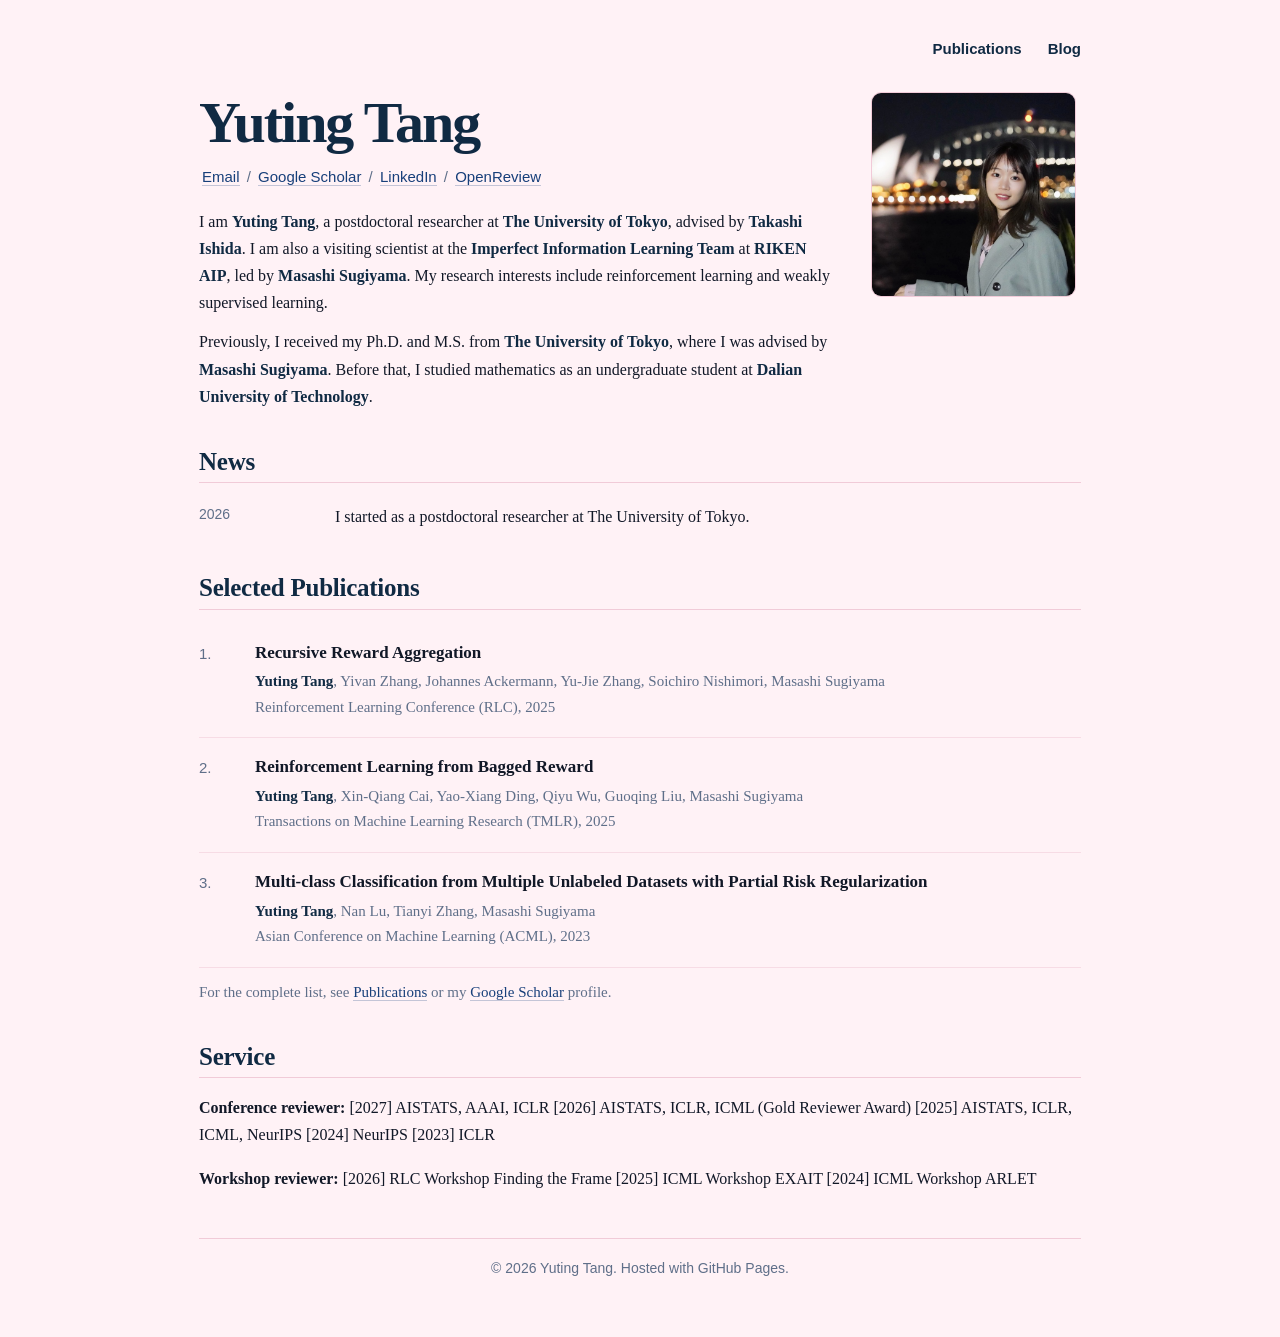
<file: index.html>
<!doctype html>
<html lang="en">
<head>
  <meta charset="utf-8" />
  <meta name="viewport" content="width=device-width, initial-scale=1" />
  <meta name="description" content="Personal homepage of Yuting Tang, Postdoctoral Researcher at The University of Tokyo." />
  <title>Yuting Tang</title>
  <link rel="stylesheet" href="style.css" />
</head>
<body>
  <main class="page">
    <nav class="topnav" aria-label="Main navigation">
      <a href="publications.html">Publications</a>
      <a href="blog.html">Blog</a>
    </nav>

    <header id="about" class="intro">
      <div>
        <h1>Yuting Tang</h1>
        <p class="links">
          <a href="mailto:tang@ms.k.u-tokyo.ac.jp">Email</a> /
          <a href="https://scholar.google.com/citations?user=rA8V8zEAAAAJ&hl=en" target="_blank" rel="noopener">Google Scholar</a> /
          <a href="https://jp.linkedin.com/in/yuting-tang-8756941a8" target="_blank" rel="noopener">LinkedIn</a> /
          <a href="https://openreview.net/profile?id=~Yuting_Tang1" target="_blank" rel="noopener">OpenReview</a>
        </p>
        <p class="bio">
          I am <strong>Yuting Tang</strong>, a postdoctoral researcher at <strong>The University of Tokyo</strong>, advised by <strong>Takashi Ishida</strong>. I am also a visiting scientist at the <strong>Imperfect Information Learning Team</strong> at <strong>RIKEN AIP</strong>, led by <strong>Masashi Sugiyama</strong>. My research interests include reinforcement learning and weakly supervised learning.
        </p>
        <p class="bio">
          Previously, I received my Ph.D. and M.S. from <strong>The University of Tokyo</strong>, where I was advised by <strong>Masashi Sugiyama</strong>. Before that, I studied mathematics as an undergraduate student at <strong>Dalian University of Technology</strong>.
        </p>
      </div>

      <img class="portrait" src="me.JPG" alt="Yuting Tang" />
    </header>

    <section id="news">
      <h2>News</h2>
      <ul class="news-list">
        <li>
          <span class="date">2026</span>
          <span>I started as a postdoctoral researcher at The University of Tokyo.</span>
        </li>
      </ul>
    </section>

    <section id="selected-publications">
      <h2>Selected Publications</h2>

      <article class="publication">
        <div class="pub-index">1.</div>
        <div>
          <p class="pub-title">Recursive Reward Aggregation</p>
          <p class="authors"><strong>Yuting Tang</strong>, Yivan Zhang, Johannes Ackermann, Yu-Jie Zhang, Soichiro Nishimori, Masashi Sugiyama</p>
          <p class="pub-meta">Reinforcement Learning Conference (RLC), 2025</p>
        </div>
      </article>

      <article class="publication">
        <div class="pub-index">2.</div>
        <div>
          <p class="pub-title">Reinforcement Learning from Bagged Reward</p>
          <p class="authors"><strong>Yuting Tang</strong>, Xin-Qiang Cai, Yao-Xiang Ding, Qiyu Wu, Guoqing Liu, Masashi Sugiyama</p>
          <p class="pub-meta">Transactions on Machine Learning Research (TMLR), 2025</p>
        </div>
      </article>

      <article class="publication">
        <div class="pub-index">3.</div>
        <div>
          <p class="pub-title">Multi-class Classification from Multiple Unlabeled Datasets with Partial Risk Regularization</p>
          <p class="authors"><strong>Yuting Tang</strong>, Nan Lu, Tianyi Zhang, Masashi Sugiyama</p>
          <p class="pub-meta">Asian Conference on Machine Learning (ACML), 2023</p>
        </div>
      </article>

      <p class="note">
        For the complete list, see <a href="publications.html">Publications</a> or my
        <a href="https://scholar.google.com/citations?user=rA8V8zEAAAAJ&hl=en" target="_blank" rel="noopener">Google Scholar</a> profile.
      </p>
    </section>

    <section id="service">
      <h2>Service</h2>
      <div class="service-items">
        <p>
          <strong>Conference reviewer:</strong>
          <span class="year">[2027]</span> AISTATS, AAAI, ICLR
          <span class="year">[2026]</span> AISTATS, ICLR, ICML (Gold Reviewer Award)
          <span class="year">[2025]</span> AISTATS, ICLR, ICML, NeurIPS
          <span class="year">[2024]</span> NeurIPS
          <span class="year">[2023]</span> ICLR
        </p>
        <p>
          <strong>Workshop reviewer:</strong>
          <span class="year">[2026]</span> RLC Workshop Finding the Frame
          <span class="year">[2025]</span> ICML Workshop EXAIT
          <span class="year">[2024]</span> ICML Workshop ARLET
        </p>
      </div>
    </section>

    <footer class="footer">
      © 2026 Yuting Tang. Hosted with GitHub Pages.
    </footer>
  </main>
</body>
</html>
</file>
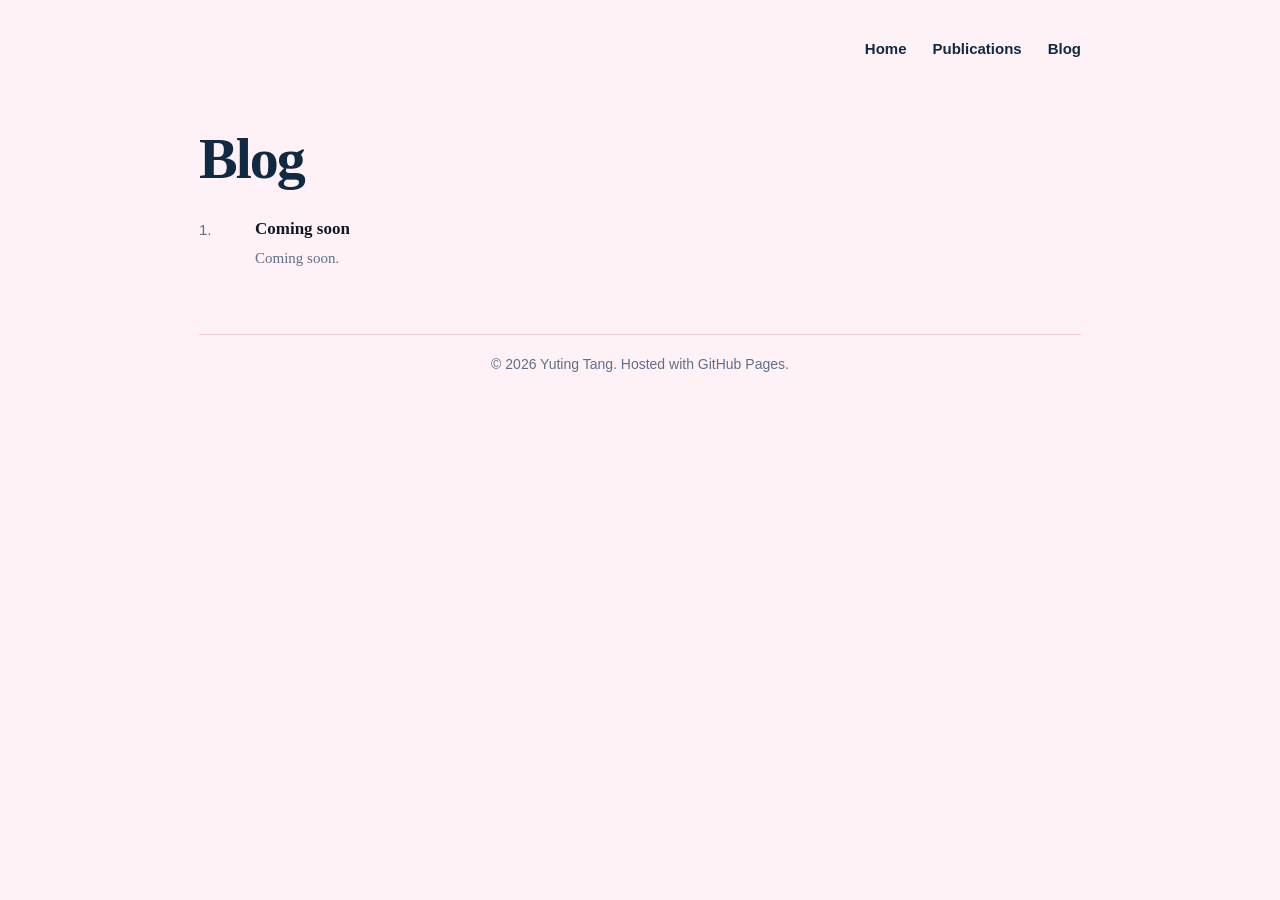
<file: blog.html>
<!doctype html>
<html lang="en">
<head>
  <meta charset="utf-8" />
  <meta name="viewport" content="width=device-width, initial-scale=1" />
  <title>Blog | Yuting Tang</title>
  <link rel="stylesheet" href="style.css" />
</head>
<body>
  <main class="page">
    <nav class="topnav" aria-label="Main navigation">
      <a href="index.html">Home</a>
      <a href="publications.html">Publications</a>
      <a href="blog.html">Blog</a>
    </nav>

    <section>
      <h1>Blog</h1>

      <article class="publication">
        <div class="pub-index">1.</div>
        <div>
          <p class="pub-title">Coming soon</p>
          <p class="pub-meta">Coming soon.</p>
        </div>
      </article>
    </section>

    <footer class="footer">
      © 2026 Yuting Tang. Hosted with GitHub Pages.
    </footer>
  </main>
</body>
</html>
</file>
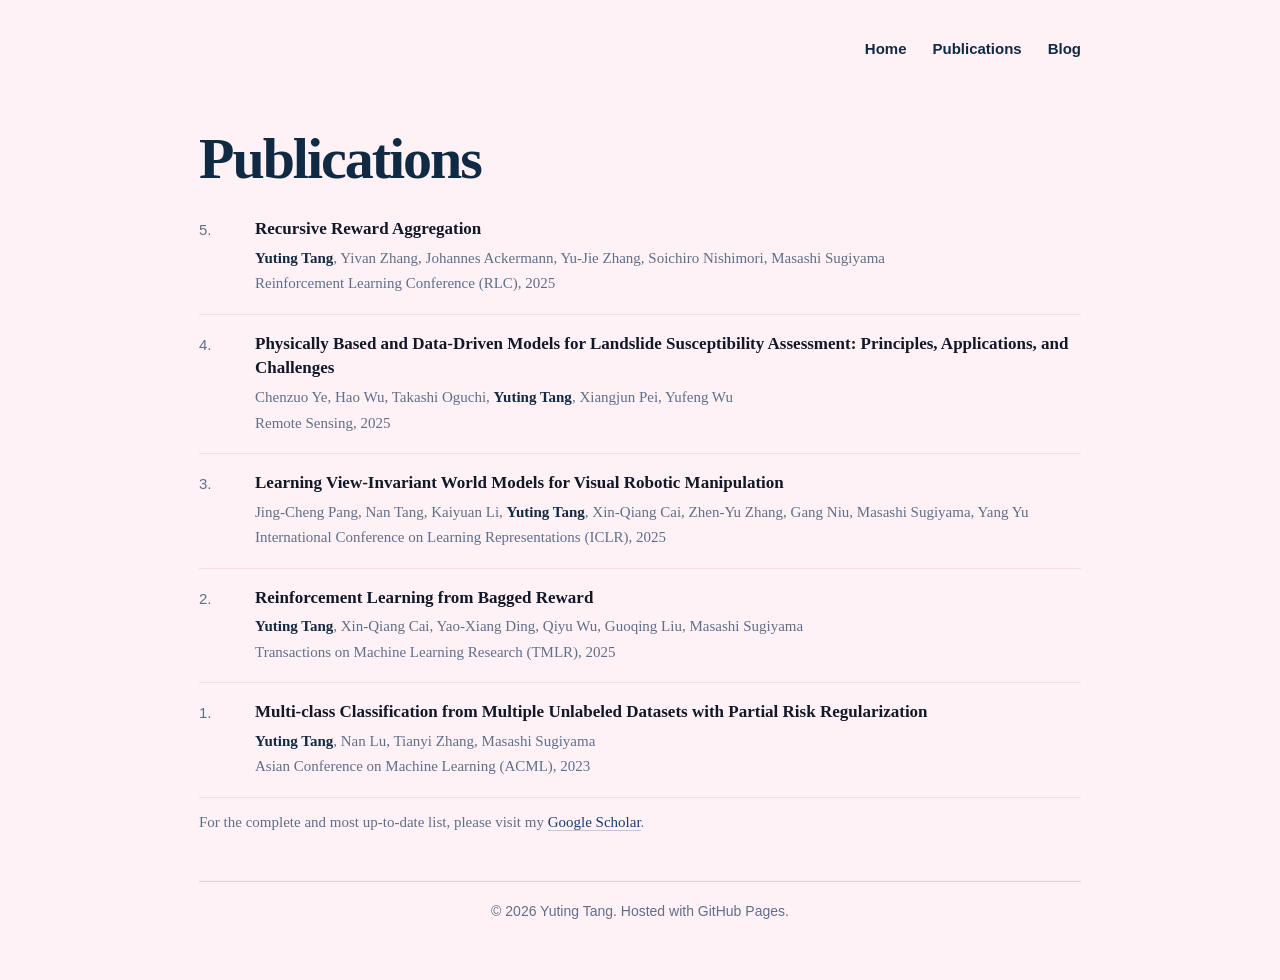
<file: publications.html>
<!doctype html>
<html lang="en">
<head>
  <meta charset="utf-8" />
  <meta name="viewport" content="width=device-width, initial-scale=1" />
  <title>Publications | Yuting Tang</title>
  <link rel="stylesheet" href="style.css" />
</head>
<body>
  <main class="page">
    <nav class="topnav" aria-label="Main navigation">
      <a href="index.html">Home</a>
      <a href="publications.html">Publications</a>
      <a href="blog.html">Blog</a>
    </nav>

    <section>
      <h1>Publications</h1>

      <article class="publication">
        <div class="pub-index">5.</div>
        <div>
          <p class="pub-title">Recursive Reward Aggregation</p>
          <p class="authors"><strong>Yuting Tang</strong>, Yivan Zhang, Johannes Ackermann, Yu-Jie Zhang, Soichiro Nishimori, Masashi Sugiyama</p>
          <p class="pub-meta">Reinforcement Learning Conference (RLC), 2025</p>
        </div>
      </article>

      <article class="publication">
        <div class="pub-index">4.</div>
        <div>
          <p class="pub-title">Physically Based and Data-Driven Models for Landslide Susceptibility Assessment: Principles, Applications, and Challenges</p>
          <p class="authors">Chenzuo Ye, Hao Wu, Takashi Oguchi, <strong>Yuting Tang</strong>, Xiangjun Pei, Yufeng Wu</p>
          <p class="pub-meta">Remote Sensing, 2025</p>
        </div>
      </article>

      <article class="publication">
        <div class="pub-index">3.</div>
        <div>
          <p class="pub-title">Learning View-Invariant World Models for Visual Robotic Manipulation</p>
          <p class="authors">Jing-Cheng Pang, Nan Tang, Kaiyuan Li, <strong>Yuting Tang</strong>, Xin-Qiang Cai, Zhen-Yu Zhang, Gang Niu, Masashi Sugiyama, Yang Yu</p>
          <p class="pub-meta">International Conference on Learning Representations (ICLR), 2025</p>
        </div>
      </article>

      <article class="publication">
        <div class="pub-index">2.</div>
        <div>
          <p class="pub-title">Reinforcement Learning from Bagged Reward</p>
          <p class="authors"><strong>Yuting Tang</strong>, Xin-Qiang Cai, Yao-Xiang Ding, Qiyu Wu, Guoqing Liu, Masashi Sugiyama</p>
          <p class="pub-meta">Transactions on Machine Learning Research (TMLR), 2025</p>
        </div>
      </article>

      <article class="publication">
        <div class="pub-index">1.</div>
        <div>
          <p class="pub-title">Multi-class Classification from Multiple Unlabeled Datasets with Partial Risk Regularization</p>
          <p class="authors"><strong>Yuting Tang</strong>, Nan Lu, Tianyi Zhang, Masashi Sugiyama</p>
          <p class="pub-meta">Asian Conference on Machine Learning (ACML), 2023</p>
        </div>
      </article>

      <p class="note">
        For the complete and most up-to-date list, please visit my
        <a href="https://scholar.google.com/citations?user=rA8V8zEAAAAJ&hl=en" target="_blank" rel="noopener">Google Scholar</a>.
      </p>
    </section>

    <footer class="footer">
      © 2026 Yuting Tang. Hosted with GitHub Pages.
    </footer>
  </main>
</body>
</html>
</file>
<file: style.css>
:root {
  --bg: #fff2f6;
  --panel: #fff8fa;
  --text: #111827;
  --navy: #102a43;
  --muted: #5f6f89;
  --link: #173f7a;
  --link-hover: #0b63ce;
  --border: #f1cbd8;
  --soft-border: #f7dce5;
  --tag: #f8e1ea;
}

* {
  box-sizing: border-box;
}

html {
  scroll-behavior: smooth;
}

body {
  margin: 0;
  background: var(--bg);
  color: var(--text);
  font-family: Georgia, "Times New Roman", "Noto Serif", serif;
  font-size: 16px;
  line-height: 1.7;
}

a {
  color: var(--link);
  text-decoration: none;
  border-bottom: 1px solid rgba(23, 63, 122, 0.25);
}

a:hover {
  color: var(--link-hover);
  border-bottom-color: var(--link-hover);
}

.page {
  max-width: 930px;
  margin: 0 auto;
  padding: 28px 24px 56px;
}

.topnav {
  display: flex;
  justify-content: flex-end;
  align-items: center;
  gap: 26px;
  padding: 8px 0 30px;
  font-family: -apple-system, BlinkMacSystemFont, "Segoe UI", sans-serif;
  font-size: 15px;
  font-weight: 600;
}

.topnav a {
  color: var(--navy);
  border-bottom: none;
}

.topnav a:hover {
  color: var(--link-hover);
}

.intro {
  display: grid;
  grid-template-columns: 1fr 210px;
  gap: 38px;
  align-items: start;
  margin-bottom: 30px;
}

h1 {
  margin: 0 0 10px;
  color: var(--navy);
  font-size: clamp(38px, 7vw, 58px);
  line-height: 1.08;
  letter-spacing: -0.035em;
  font-weight: 700;
}

.links {
  margin: 0 0 18px;
  color: var(--muted);
  font-family: -apple-system, BlinkMacSystemFont, "Segoe UI", sans-serif;
  font-size: 15px;
}

.links a {
  margin: 0 3px;
}

.bio {
  margin: 0;
  max-width: 700px;
}

.bio + .bio {
  margin-top: 12px;
}

.bio strong {
  color: var(--navy);
}

.portrait {
  width: 205px;
  height: 205px;
  border-radius: 10px;
  border: 1px solid var(--border);
  background: linear-gradient(135deg, #ffe3ec, #fff8fa);
  display: grid;
  place-items: center;
  color: var(--navy);
  font-family: -apple-system, BlinkMacSystemFont, "Segoe UI", sans-serif;
  font-size: 42px;
  font-weight: 750;
  object-fit: cover;
}

section {
  margin-top: 30px;
  padding-top: 6px;
}

h2 {
  margin: 0 0 14px;
  color: var(--navy);
  font-size: 25px;
  line-height: 1.25;
  font-weight: 700;
  letter-spacing: -0.01em;
  border-bottom: 1px solid var(--border);
  padding-bottom: 5px;
}

.news-list,
.service-list {
  list-style: none;
  margin: 0;
  padding: 0;
}

.news-list li,
.service-list li {
  display: grid;
  grid-template-columns: 118px 1fr;
  gap: 18px;
  padding: 6px 0;
}

.date {
  color: var(--muted);
  font-family: -apple-system, BlinkMacSystemFont, "Segoe UI", sans-serif;
  font-size: 14px;
  white-space: nowrap;
}

.publication {
  display: grid;
  grid-template-columns: 42px 1fr;
  gap: 14px;
  padding: 17px 0;
  border-bottom: 1px solid var(--soft-border);
}

.publication:last-child {
  border-bottom: none;
}

.pub-index {
  color: var(--muted);
  font-family: -apple-system, BlinkMacSystemFont, "Segoe UI", sans-serif;
  font-size: 15px;
}

.venue {
  display: inline-block;
  margin-bottom: 5px;
  padding: 2px 8px;
  border-radius: 999px;
  background: var(--tag);
  color: var(--navy);
  font-family: -apple-system, BlinkMacSystemFont, "Segoe UI", sans-serif;
  font-size: 12px;
  font-weight: 700;
  letter-spacing: 0.02em;
}

.pub-title {
  margin: 0 0 4px;
  color: var(--text);
  font-size: 17px;
  line-height: 1.45;
  font-weight: 700;
}

.authors,
.pub-meta {
  margin: 0;
  color: var(--muted);
  font-size: 15px;
}

.authors strong {
  color: var(--navy);
}

.note {
  margin-top: 12px;
  color: var(--muted);
  font-size: 15px;
}

.footer {
  margin-top: 46px;
  padding-top: 18px;
  border-top: 1px solid var(--border);
  color: var(--muted);
  font-family: -apple-system, BlinkMacSystemFont, "Segoe UI", sans-serif;
  font-size: 14px;
  text-align: center;
}

@media (max-width: 720px) {
  .page {
    padding: 22px 18px 46px;
  }

  .topnav {
    justify-content: flex-start;
    gap: 18px;
    flex-wrap: wrap;
  }

  .intro {
    grid-template-columns: 1fr;
  }

  .portrait {
    width: 165px;
    height: 165px;
    order: -1;
  }

  .news-list li,
  .service-list li {
    grid-template-columns: 1fr;
    gap: 0;
    padding: 8px 0;
  }
}
</file>
